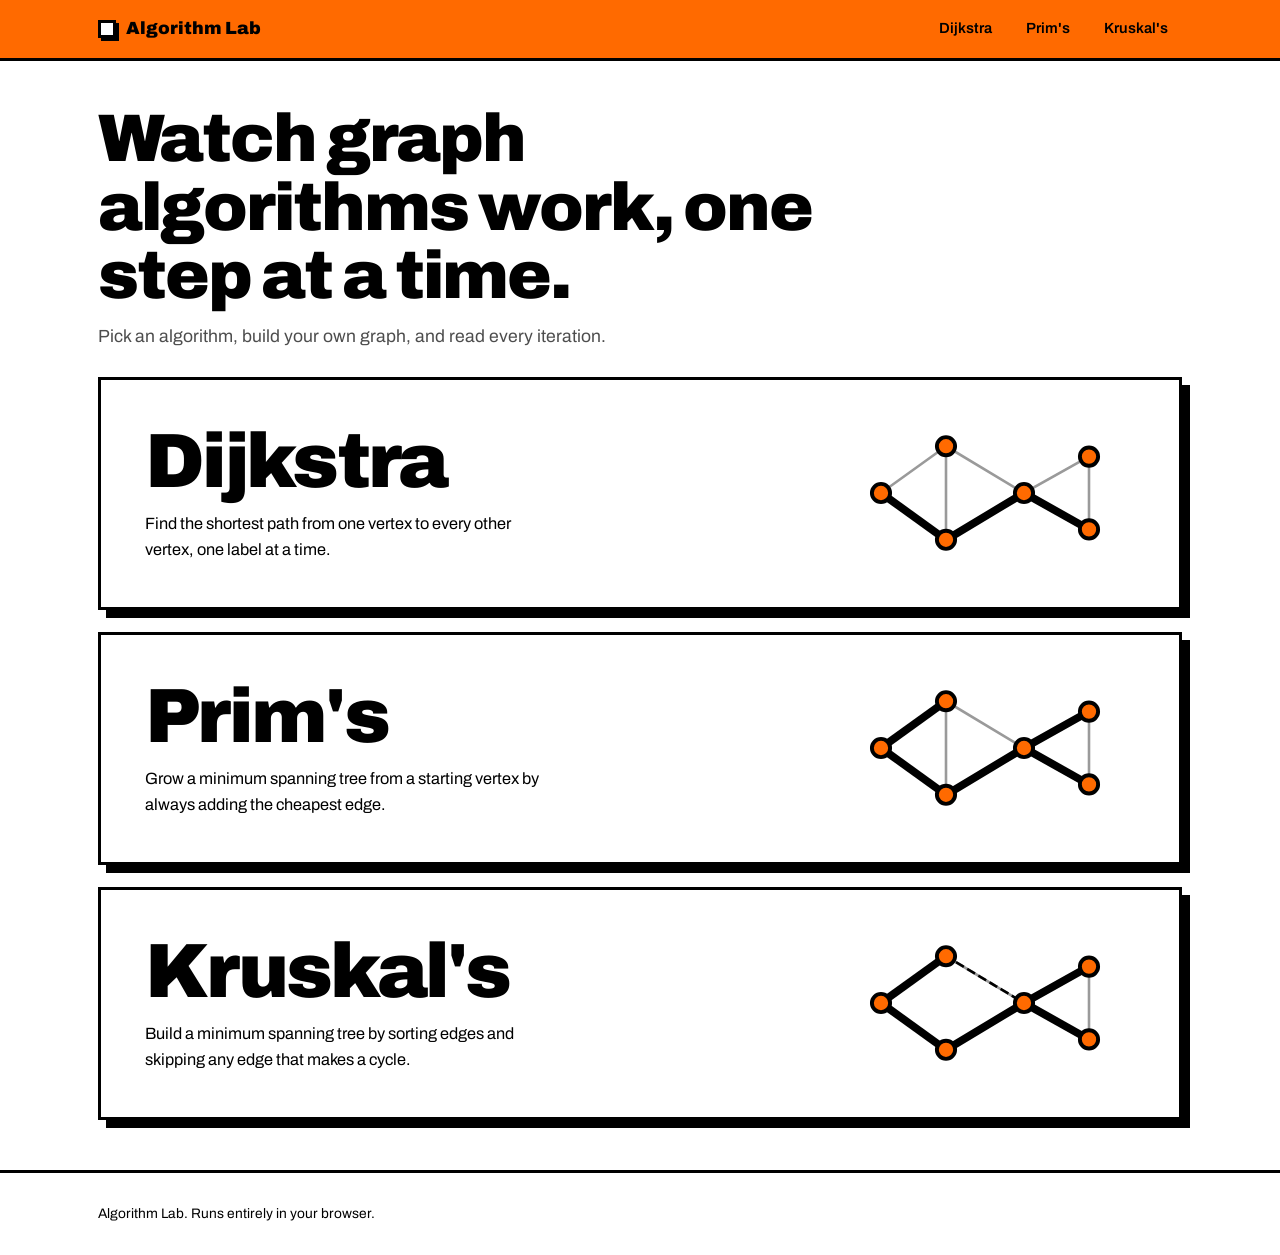
<file: index.html>
<!DOCTYPE html>
<html lang="en">
<head>
<meta charset="utf-8">
<meta name="viewport" content="width=device-width, initial-scale=1, viewport-fit=cover">
<meta name="description" content="Step-by-step visualizers for Dijkstra, Prim's and Kruskal's graph algorithms">
<meta name="theme-color" content="#ff6a00">
<title>Algorithm Lab</title>
<link rel="stylesheet" href="https://fonts.googleapis.com/css2?family=Archivo:wght@400;600;800;900&family=JetBrains+Mono:wght@400;600&display=swap">
<link rel="stylesheet" href="css/base.css">
<link rel="stylesheet" href="css/landing.css">
<script src="js/common.js"></script>
</head>
<body>
<header id="siteNav"></header>
<script>mountNav();</script>

<main class="wrap">
  <section class="intro">
    <h1>Watch graph algorithms work, one step at a time.</h1>
    <p>Pick an algorithm, build your own graph, and read every iteration.</p>
  </section>

  <!-- filled from ALGOS in js/common.js -->
  <nav class="tabs" id="tabs" aria-label="Choose an algorithm"></nav>
  <script>
    $('tabs').innerHTML = ALGOS.map(a =>
      `<a class="tab" href="${a.href}">
         <div><h2>${esc(a.name)}</h2><p>${esc(a.desc)}</p></div>
         ${a.art}
       </a>`).join('');
  </script>
</main>

<footer id="siteFooter"></footer>
<script>mountFooter();</script>
</body>
</html>
</file>
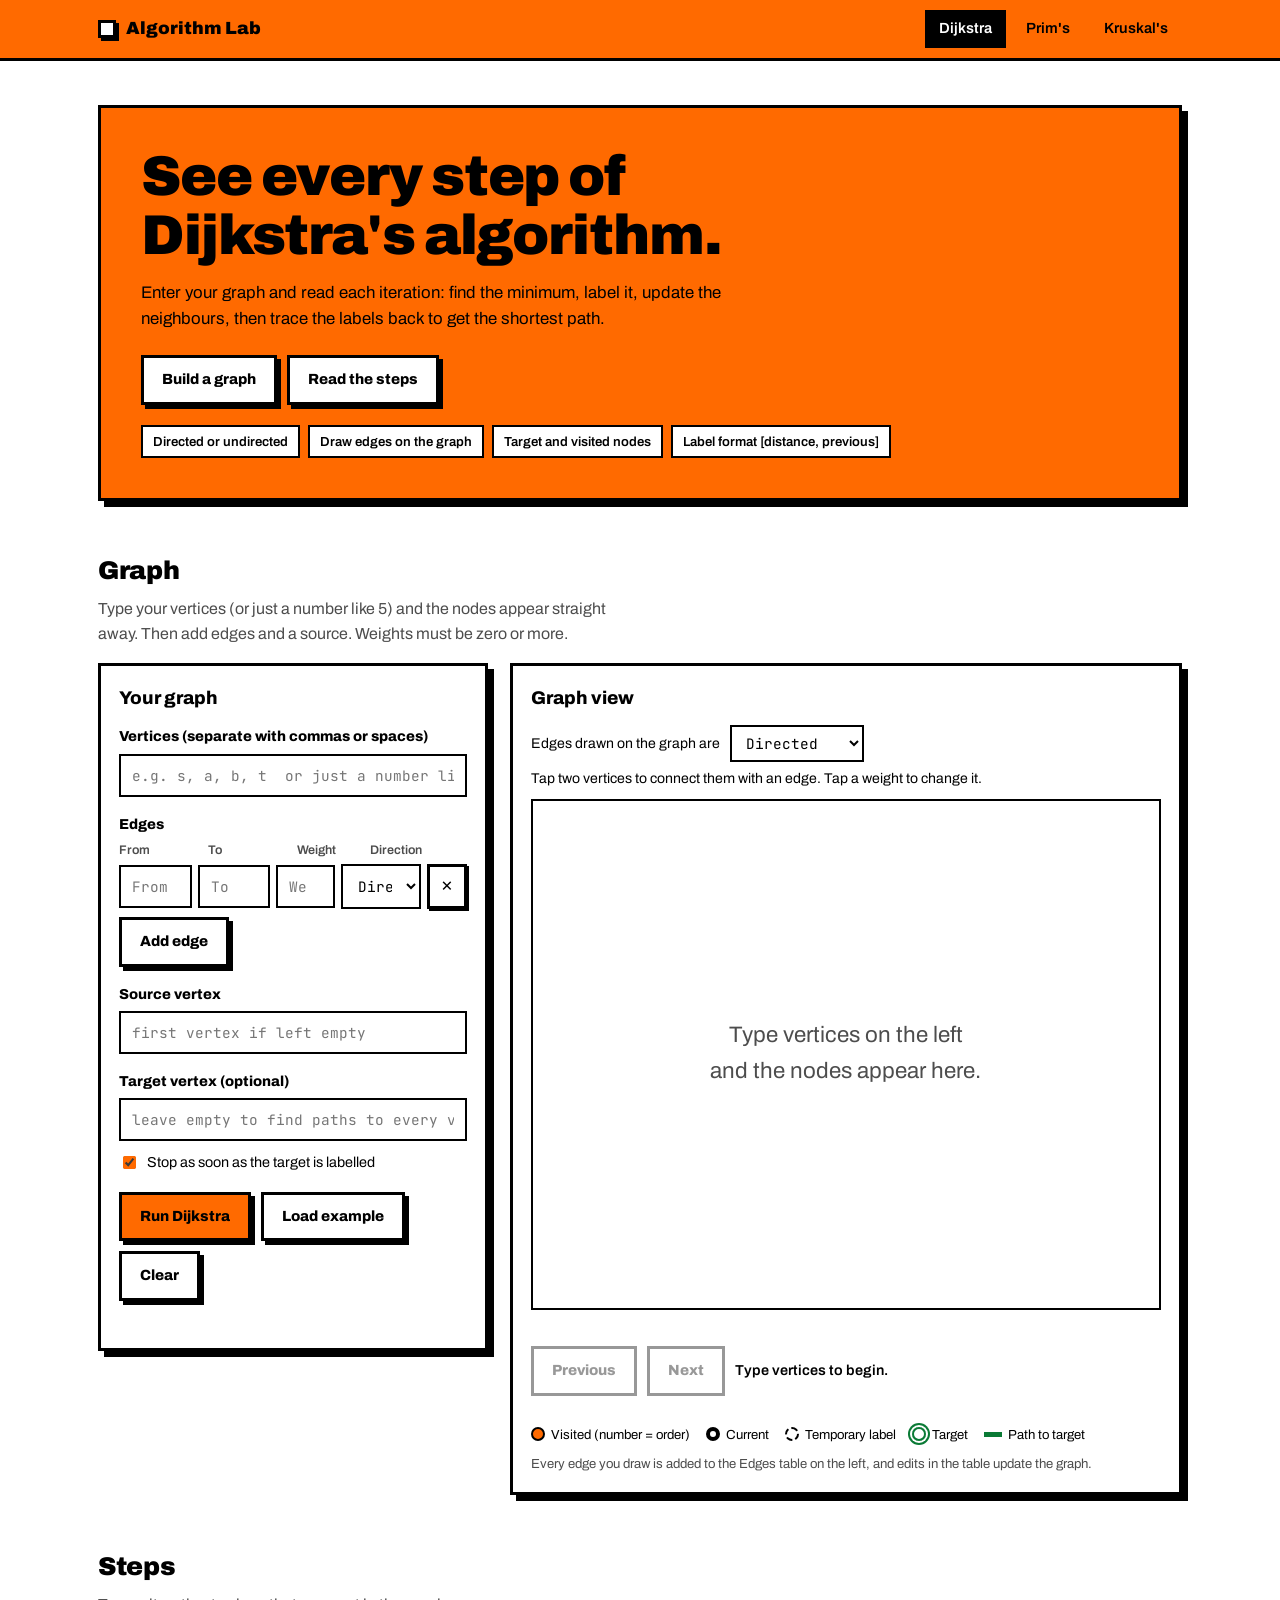
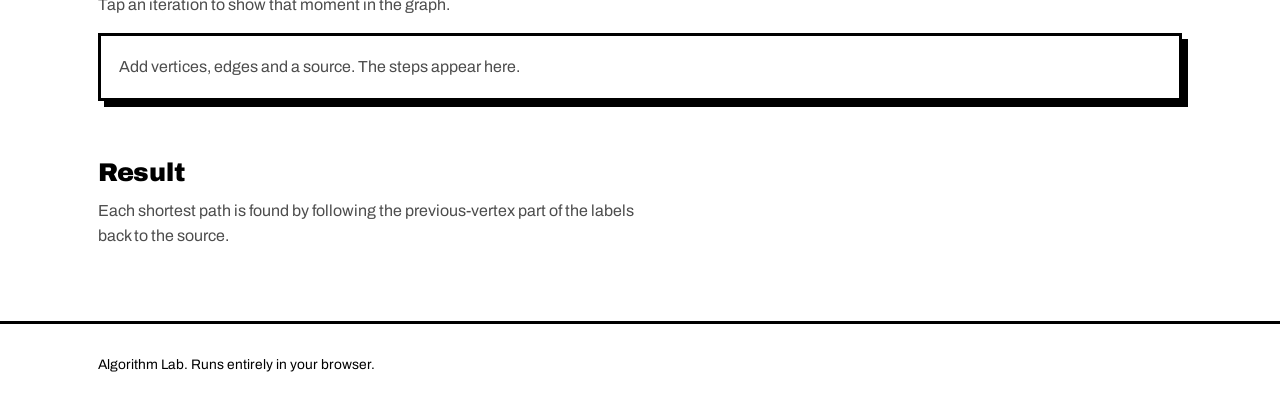
<file: dijkstra.html>
<!DOCTYPE html>
<html lang="en">
<head>
<meta charset="utf-8">
<meta name="viewport" content="width=device-width, initial-scale=1, viewport-fit=cover">
<meta name="description" content="Step-by-step Dijkstra shortest path visualizer">
<meta name="theme-color" content="#ff6a00">
<title>Dijkstra | Algorithm Lab</title>
<link rel="stylesheet" href="https://fonts.googleapis.com/css2?family=Archivo:wght@400;600;800;900&family=JetBrains+Mono:wght@400;600&display=swap">
<link rel="stylesheet" href="css/base.css">
<link rel="stylesheet" href="css/dijkstra.css">
<script src="js/common.js"></script>
</head>
<body>
<header id="siteNav"></header>
<script>mountNav('dijkstra');</script>

<main id="top" class="wrap">
  <section class="hero">
    <div class="hero-box">
      <h1>See every step of Dijkstra's algorithm.</h1>
      <p>Enter your graph and read each iteration: find the minimum, label it, update the neighbours, then trace the labels back to get the shortest path.</p>
      <div class="cta">
        <a class="btn" href="#graph">Build a graph</a>
        <a class="btn" href="#steps-sec">Read the steps</a>
      </div>
      <div class="pills"><span class="pill">Directed or undirected</span><span class="pill">Draw edges on the graph</span><span class="pill">Target and visited nodes</span><span class="pill">Label format [distance, previous]</span></div>
    </div>
  </section>

  <section class="blk" id="graph">
    <h2 class="sec-h">Graph</h2>
    <p class="sec-s">Type your vertices (or just a number like 5) and the nodes appear straight away. Then add edges and a source. Weights must be zero or more.</p>
    <div class="work">
      <div class="box card" id="inputCard" aria-label="Graph input">
        <h2>Your graph</h2>
        <label for="verts">Vertices (separate with commas or spaces)</label>
        <input id="verts" placeholder="e.g. s, a, b, t  or just a number like 5" autocomplete="off">
        <div style="margin:16px 0 4px"><label>Edges</label>
          <div class="row head"><span>From</span><span>To</span><span>Weight</span><span>Direction</span><span></span></div>
          <div id="edges"></div>
          <button id="addEdge" type="button">Add edge</button>
        </div>
        <label for="src" style="margin-top:16px">Source vertex</label>
        <input id="src" placeholder="first vertex if left empty" autocomplete="off">
        <label for="tgt" style="margin-top:16px">Target vertex (optional)</label>
        <input id="tgt" placeholder="leave empty to find paths to every vertex" autocomplete="off">
        <label class="chk"><input type="checkbox" id="stop" checked> Stop as soon as the target is labelled</label>
        <div class="bar">
          <button class="primary" id="run" type="button">Run Dijkstra</button>
          <button id="ex" type="button">Load example</button>
          <button id="clr" type="button">Clear</button>
        </div>
        <div class="err" id="err" role="alert"></div>
      </div>
      <div class="box card" aria-label="Graph view">
        <h2>Graph view</h2>
        <div class="mode"><label for="newdir">Edges drawn on the graph are</label><select id="newdir"><option value="D">Directed</option><option value="U">Undirected</option></select></div>
        <div class="ghint" id="ghint"></div>
        <div class="gwrap"><svg id="svg" viewBox="0 0 420 340" aria-label="Graph drawing"></svg><input id="gedit" hidden aria-label="Edit value"></div>
        <div class="gmsg" id="gmsg" role="alert"></div>
        <div class="gnav">
          <button id="prev" type="button" disabled>Previous</button>
          <button id="next" type="button" disabled>Next</button>
          <span id="stepLabel">Type vertices to begin.</span>
        </div>
        <div class="chips" id="chips"></div>
        <div class="legend"><span><i class="sw v"></i>Visited (number = order)</span><span><i class="sw c"></i>Current</span><span><i class="sw f"></i>Temporary label</span><span><i class="sw t"></i>Target</span><span><i class="sw p"></i>Path to target</span></div>
        <p class="legend2">Every edge you draw is added to the Edges table on the left, and edits in the table update the graph.</p>
      </div>
    </div>
  </section>

  <section class="blk" id="steps-sec">
    <h2 class="sec-h">Steps</h2>
    <p class="sec-s">Tap an iteration to show that moment in the graph.</p>
    <div id="steps"></div>
  </section>

  <section class="blk" id="result">
    <h2 class="sec-h">Result</h2>
    <p class="sec-s">Each shortest path is found by following the previous-vertex part of the labels back to the source.</p>
    <div id="final"></div>
  </section>
</main>

<footer id="siteFooter"></footer>

<script>mountFooter();</script>
<script src="js/dijkstra.js"></script>
</body>
</html>
</file>
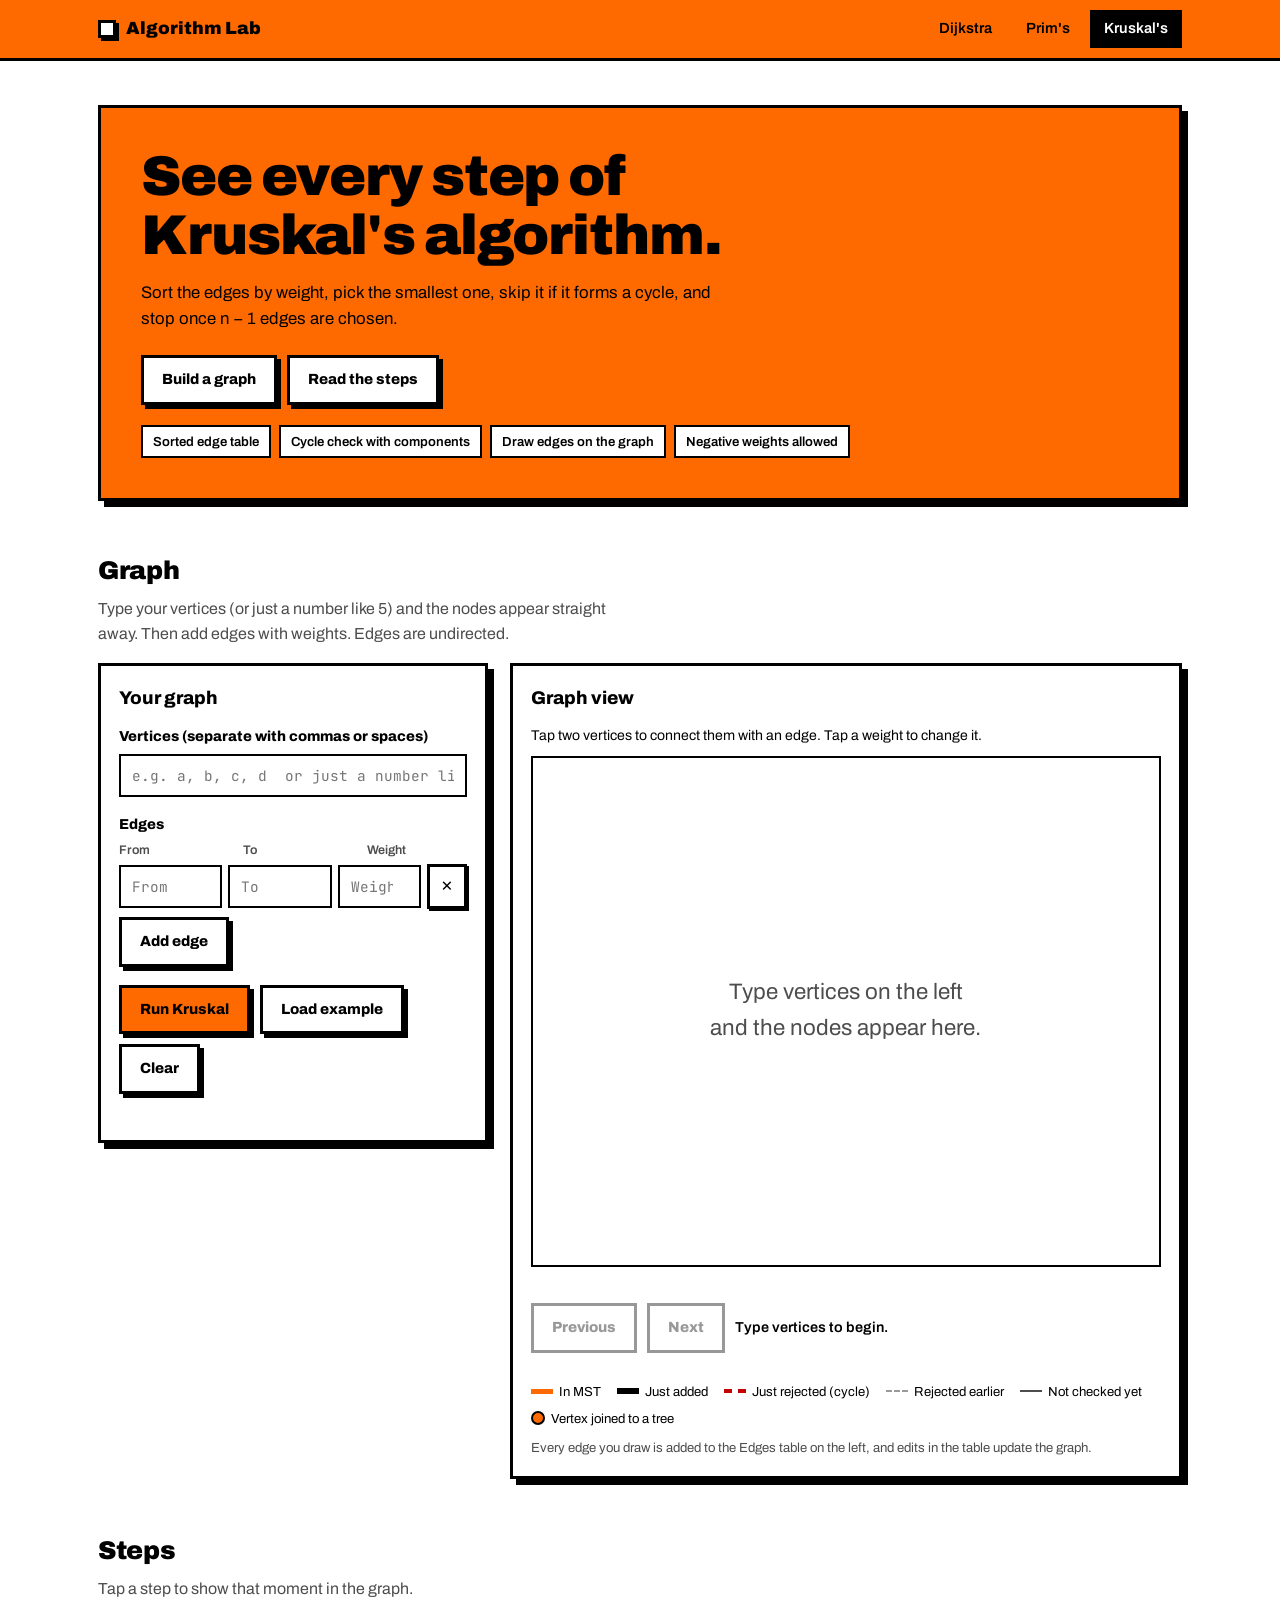
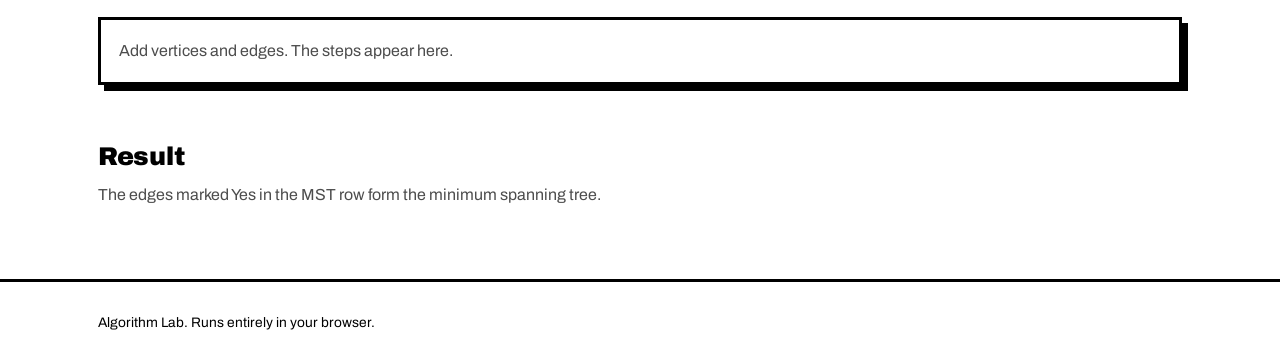
<file: kruskal.html>
<!DOCTYPE html>
<html lang="en">
<head>
<meta charset="utf-8">
<meta name="viewport" content="width=device-width, initial-scale=1, viewport-fit=cover">
<meta name="description" content="Step-by-step Kruskal minimum spanning tree visualizer">
<meta name="theme-color" content="#ff6a00">
<title>Kruskal's | Algorithm Lab</title>
<link rel="stylesheet" href="https://fonts.googleapis.com/css2?family=Archivo:wght@400;600;800;900&family=JetBrains+Mono:wght@400;600&display=swap">
<link rel="stylesheet" href="css/base.css">
<link rel="stylesheet" href="css/kruskal.css">
<script src="js/common.js"></script>
</head>
<body>
<header id="siteNav"></header>
<script>mountNav('kruskal');</script>

<main id="top" class="wrap">
  <section class="hero">
    <div class="hero-box">
      <h1>See every step of Kruskal's algorithm.</h1>
      <p>Sort the edges by weight, pick the smallest one, skip it if it forms a cycle, and stop once n − 1 edges are chosen.</p>
      <div class="cta">
        <a class="btn" href="#graph">Build a graph</a>
        <a class="btn" href="#steps-sec">Read the steps</a>
      </div>
      <div class="pills"><span class="pill">Sorted edge table</span><span class="pill">Cycle check with components</span><span class="pill">Draw edges on the graph</span><span class="pill">Negative weights allowed</span></div>
    </div>
  </section>

  <section class="blk" id="graph">
    <h2 class="sec-h">Graph</h2>
    <p class="sec-s">Type your vertices (or just a number like 5) and the nodes appear straight away. Then add edges with weights. Edges are undirected.</p>
    <div class="work">
      <div class="box card" id="inputCard" aria-label="Graph input">
        <h2>Your graph</h2>
        <label for="verts">Vertices (separate with commas or spaces)</label>
        <input id="verts" placeholder="e.g. a, b, c, d  or just a number like 5" autocomplete="off">
        <div style="margin:16px 0 4px"><label>Edges</label>
          <div class="row head k"><span>From</span><span>To</span><span>Weight</span><span></span></div>
          <div id="edges"></div>
          <button id="addEdge" type="button">Add edge</button>
        </div>
        <div class="bar">
          <button class="primary" id="run" type="button">Run Kruskal</button>
          <button id="ex" type="button">Load example</button>
          <button id="clr" type="button">Clear</button>
        </div>
        <div class="err" id="err" role="alert"></div>
      </div>
      <div class="box card" aria-label="Graph view">
        <h2>Graph view</h2>
        <div class="ghint" id="ghint"></div>
        <div class="gwrap"><svg id="svg" viewBox="0 0 420 340" aria-label="Graph drawing"></svg><input id="gedit" hidden aria-label="Edit value"></div>
        <div class="gmsg" id="gmsg" role="alert"></div>
        <div class="gnav">
          <button id="prev" type="button" disabled>Previous</button>
          <button id="next" type="button" disabled>Next</button>
          <span id="stepLabel">Type vertices to begin.</span>
        </div>
        <div class="chips" id="chips"></div>
        <div class="legend">
          <span><i class="lg o"></i>In MST</span>
          <span><i class="lg k"></i>Just added</span>
          <span><i class="lg r"></i>Just rejected (cycle)</span>
          <span><i class="lg g"></i>Rejected earlier</span>
          <span><i class="lg n"></i>Not checked yet</span>
          <span><i class="sw o"></i>Vertex joined to a tree</span>
        </div>
        <p class="legend2">Every edge you draw is added to the Edges table on the left, and edits in the table update the graph.</p>
      </div>
    </div>
  </section>

  <section class="blk" id="steps-sec">
    <h2 class="sec-h">Steps</h2>
    <p class="sec-s">Tap a step to show that moment in the graph.</p>
    <div id="steps"></div>
  </section>

  <section class="blk" id="result">
    <h2 class="sec-h">Result</h2>
    <p class="sec-s">The edges marked Yes in the MST row form the minimum spanning tree.</p>
    <div id="final"></div>
  </section>
</main>

<footer id="siteFooter"></footer>

<script>mountFooter();</script>
<script src="js/kruskal.js"></script>
</body>
</html>
</file>
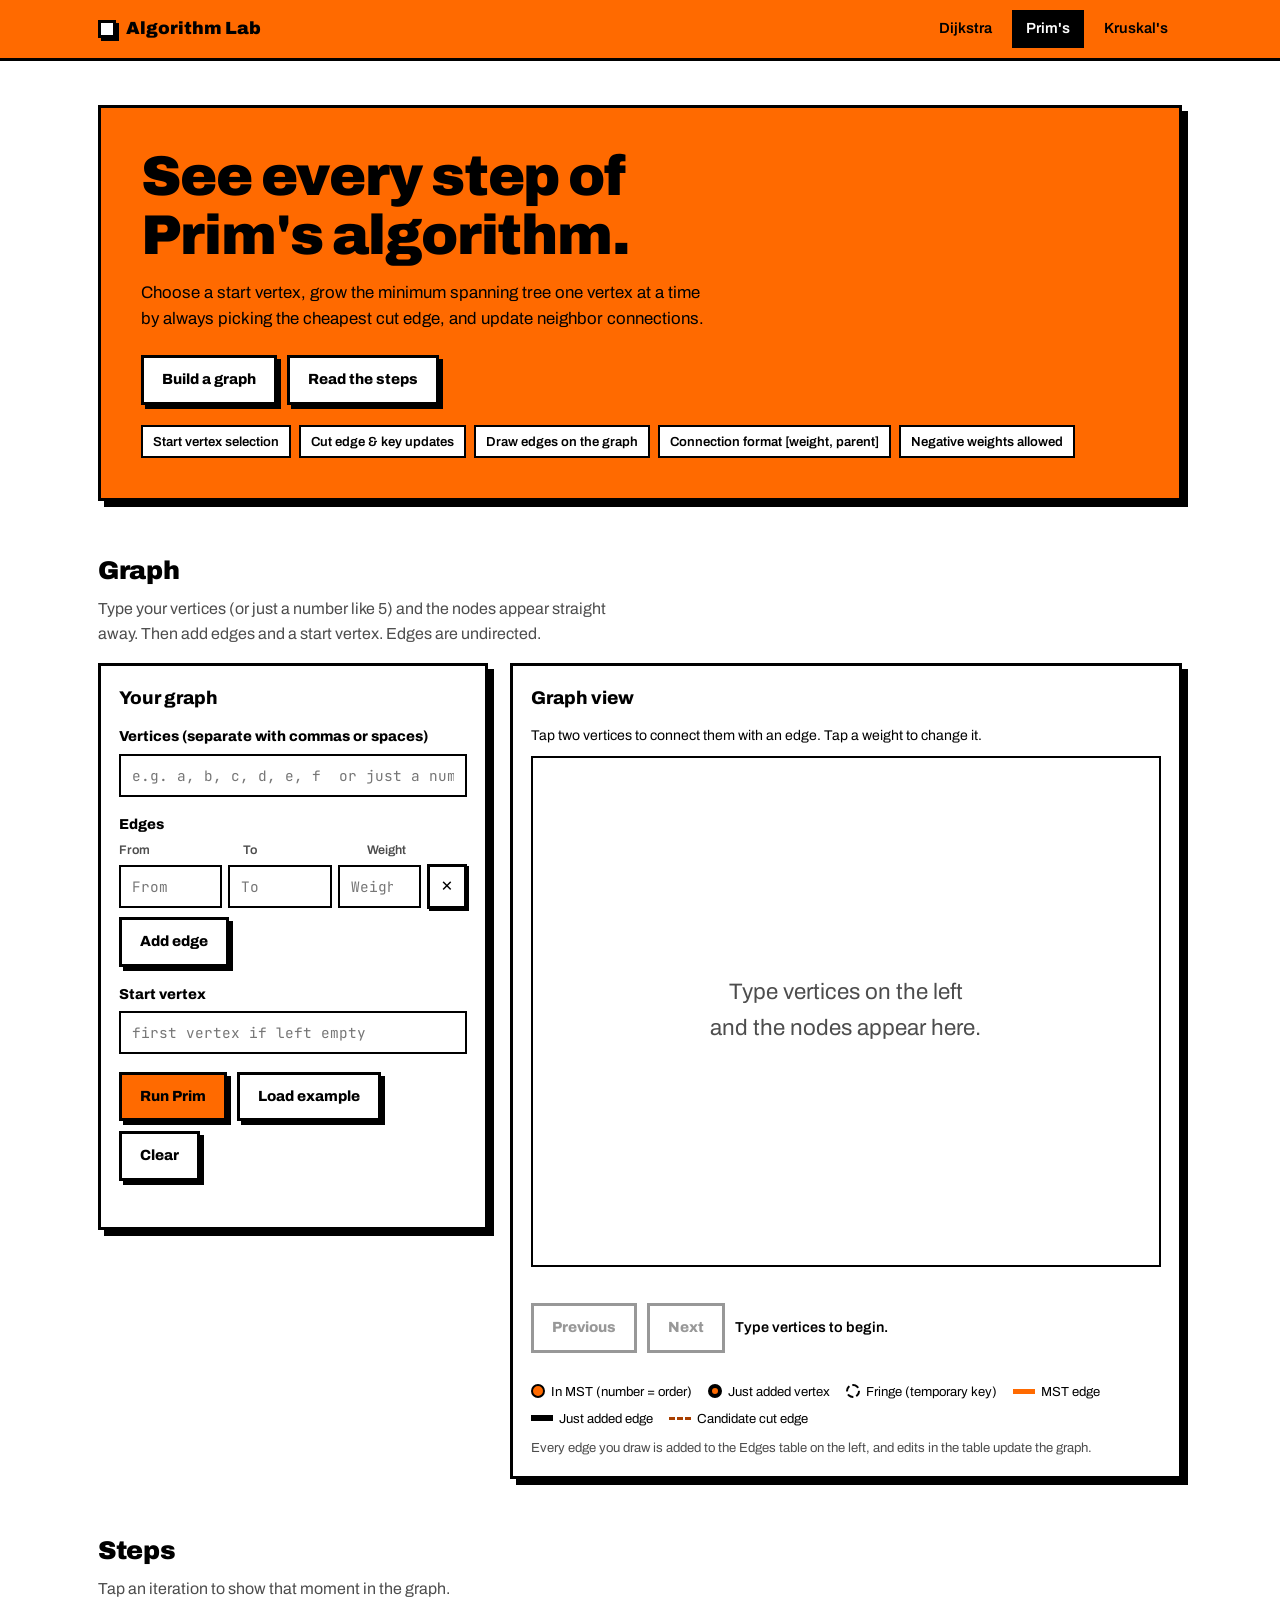
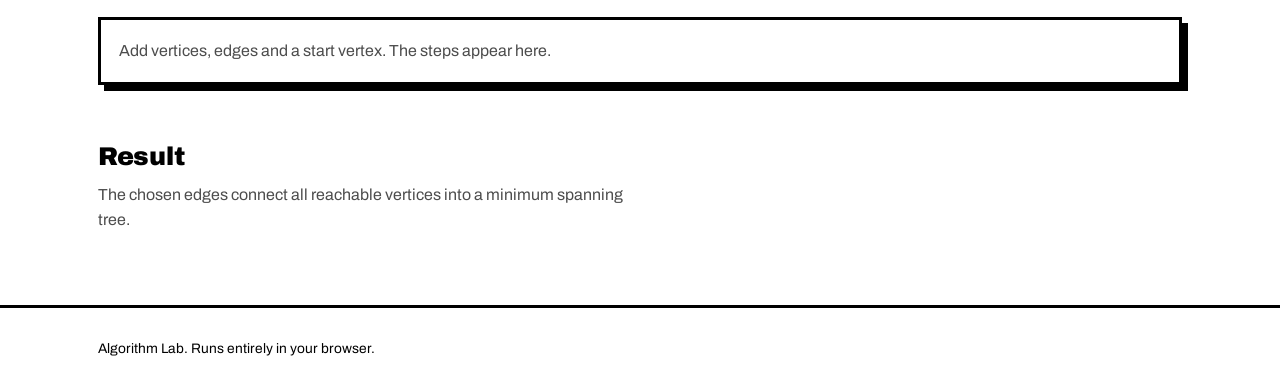
<file: prims.html>
<!DOCTYPE html>
<html lang="en">
<head>
<meta charset="utf-8">
<meta name="viewport" content="width=device-width, initial-scale=1, viewport-fit=cover">
<meta name="description" content="Step-by-step Prim minimum spanning tree visualizer">
<meta name="theme-color" content="#ff6a00">
<title>Prim's | Algorithm Lab</title>
<link rel="stylesheet" href="https://fonts.googleapis.com/css2?family=Archivo:wght@400;600;800;900&family=JetBrains+Mono:wght@400;600&display=swap">
<link rel="stylesheet" href="css/base.css">
<link rel="stylesheet" href="css/prims.css">
<script src="js/common.js"></script>
</head>
<body>
<header id="siteNav"></header>
<script>mountNav('prims');</script>

<main id="top" class="wrap">
  <section class="hero">
    <div class="hero-box">
      <h1>See every step of Prim's algorithm.</h1>
      <p>Choose a start vertex, grow the minimum spanning tree one vertex at a time by always picking the cheapest cut edge, and update neighbor connections.</p>
      <div class="cta">
        <a class="btn" href="#graph">Build a graph</a>
        <a class="btn" href="#steps-sec">Read the steps</a>
      </div>
      <div class="pills">
        <span class="pill">Start vertex selection</span>
        <span class="pill">Cut edge &amp; key updates</span>
        <span class="pill">Draw edges on the graph</span>
        <span class="pill">Connection format [weight, parent]</span>
        <span class="pill">Negative weights allowed</span>
      </div>
    </div>
  </section>

  <section class="blk" id="graph">
    <h2 class="sec-h">Graph</h2>
    <p class="sec-s">Type your vertices (or just a number like 5) and the nodes appear straight away. Then add edges and a start vertex. Edges are undirected.</p>
    <div class="work">
      <div class="box card" id="inputCard" aria-label="Graph input">
        <h2>Your graph</h2>
        <label for="verts">Vertices (separate with commas or spaces)</label>
        <input id="verts" placeholder="e.g. a, b, c, d, e, f  or just a number like 5" autocomplete="off">
        <div style="margin:16px 0 4px"><label>Edges</label>
          <div class="row head k"><span>From</span><span>To</span><span>Weight</span><span></span></div>
          <div id="edges"></div>
          <button id="addEdge" type="button">Add edge</button>
        </div>
        <label for="src" style="margin-top:16px">Start vertex</label>
        <input id="src" placeholder="first vertex if left empty" autocomplete="off">
        <div class="bar">
          <button class="primary" id="run" type="button">Run Prim</button>
          <button id="ex" type="button">Load example</button>
          <button id="clr" type="button">Clear</button>
        </div>
        <div class="err" id="err" role="alert"></div>
      </div>
      <div class="box card" aria-label="Graph view">
        <h2>Graph view</h2>
        <div class="ghint" id="ghint"></div>
        <div class="gwrap"><svg id="svg" viewBox="0 0 420 340" aria-label="Graph drawing"></svg><input id="gedit" hidden aria-label="Edit value"></div>
        <div class="gmsg" id="gmsg" role="alert"></div>
        <div class="gnav">
          <button id="prev" type="button" disabled>Previous</button>
          <button id="next" type="button" disabled>Next</button>
          <span id="stepLabel">Type vertices to begin.</span>
        </div>
        <div class="chips" id="chips"></div>
        <div class="legend">
          <span><i class="sw v"></i>In MST (number = order)</span>
          <span><i class="sw c"></i>Just added vertex</span>
          <span><i class="sw f"></i>Fringe (temporary key)</span>
          <span><i class="lg o"></i>MST edge</span>
          <span><i class="lg k"></i>Just added edge</span>
          <span><i class="lg cut"></i>Candidate cut edge</span>
        </div>
        <p class="legend2">Every edge you draw is added to the Edges table on the left, and edits in the table update the graph.</p>
      </div>
    </div>
  </section>

  <section class="blk" id="steps-sec">
    <h2 class="sec-h">Steps</h2>
    <p class="sec-s">Tap an iteration to show that moment in the graph.</p>
    <div id="steps"></div>
  </section>

  <section class="blk" id="result">
    <h2 class="sec-h">Result</h2>
    <p class="sec-s">The chosen edges connect all reachable vertices into a minimum spanning tree.</p>
    <div id="final"></div>
  </section>
</main>

<footer id="siteFooter"></footer>
<script>mountFooter();</script>              <!-- 3. footer only -->
<script src="js/prims.js"></script>
</body>
</html>
</file>
<file: css/base.css>
/* ============================================================
   base.css  (shared by every page)
   Orange + white, black text, square boxes with hard shadows.
   Change the look of the WHOLE site by editing the tokens below.
   ============================================================ */
:root{
  --bg:#fff; --panel:#fff; --ink:#000; --mute:#4d4d4d; --line:#d6d6d6;
  --o:#ff6a00;          /* main orange            */
  --o-dark:#a83f00;     /* orange safe for text   */
  --soft:#fff0e3;       /* light orange tint      */
  --ok:#0a7a35; --bad:#c40000;
  --bw:3px;             /* border width           */
  --sh:6px 6px 0 var(--ink);   /* hard shadow     */
  --edge:var(--ink);
  /* names the SVG graph drawing uses */
  --perm:var(--o); --cur:var(--ink);
  color-scheme:light;
}
*{box-sizing:border-box}
html{scroll-behavior:smooth;scroll-padding-top:84px}
body{margin:0;background:var(--bg);color:var(--ink);font:16px/1.6 "Archivo",system-ui,sans-serif;min-height:100vh;display:flex;flex-direction:column;overflow-x:hidden}
main{flex:1}
.wrap{max-width:1120px;margin:0 auto;padding:0 18px;width:100%}
.mono,input,select{font-family:"JetBrains Mono",ui-monospace,monospace}

/* ---------- boxes ---------- */
.box{background:var(--panel);border:var(--bw) solid var(--ink);box-shadow:var(--sh)}
.card{padding:18px}
.card h2{font-size:1.15rem;font-weight:800;margin:0 0 12px}

/* ---------- top bar ---------- */
.nav{position:sticky;top:0;z-index:20;padding-top:env(safe-area-inset-top,0px);background:var(--o);border-bottom:var(--bw) solid var(--ink)}
.nav .wrap{display:flex;align-items:center;justify-content:space-between;min-height:58px;gap:12px;flex-wrap:wrap}
.brand{font-weight:900;font-size:1.1rem;display:flex;align-items:center;gap:10px;color:var(--ink);text-decoration:none}
.mark{width:18px;height:18px;background:var(--bg);border:var(--bw) solid var(--ink);box-shadow:3px 3px 0 var(--ink)}
.links{display:flex;gap:6px;flex-wrap:wrap}
.links a{color:var(--ink);text-decoration:none;font-weight:600;font-size:.92rem;padding:5px 12px;border:2px solid transparent}
.links a:hover{border-color:var(--ink);background:var(--bg)}
.links a.on{background:var(--ink);color:var(--bg)}

/* ---------- page header (each algorithm page) ---------- */
.hero{padding:44px 0 24px}
.hero-box{background:var(--o);border:var(--bw) solid var(--ink);box-shadow:var(--sh);padding:clamp(20px,4vw,40px)}
.hero h1{font-size:clamp(2rem,6vw,3.5rem);line-height:1.05;font-weight:900;letter-spacing:-.02em;margin:0 0 14px;max-width:18ch}
.hero p{font-size:1.05rem;margin:0 0 22px;max-width:58ch}
.cta{display:flex;gap:10px;flex-wrap:wrap}
.pills{display:flex;gap:8px;flex-wrap:wrap;margin-top:20px}
.pill{font-size:.82rem;font-weight:600;padding:4px 10px;border:2px solid var(--ink);background:var(--bg)}

/* ---------- sections ---------- */
section.blk{padding:26px 0}
.sec-h{margin:0 0 4px;font-size:1.6rem;font-weight:900;letter-spacing:-.01em}
.sec-s{color:var(--mute);margin:0 0 16px;max-width:60ch}
.work{display:grid;grid-template-columns:minmax(0,390px) minmax(0,1fr);gap:22px;align-items:start}

/* ---------- forms ---------- */
label{display:block;font-weight:800;font-size:.9rem;margin:0 0 5px}
input,select{width:100%;padding:10px 11px;border:2px solid var(--ink);border-radius:0;background:var(--bg);color:var(--ink);font-size:.9rem;min-width:0}
input::placeholder{color:#767676}
input:focus,select:focus{background:var(--soft)}
input:focus-visible,select:focus-visible,button:focus-visible,a:focus-visible{outline:3px solid var(--ink);outline-offset:2px}
.row{display:grid;grid-template-columns:1fr 1fr .8fr 1.1fr auto;gap:6px;margin-bottom:8px;align-items:center}
.row.head{font-size:.78rem;font-weight:600;color:var(--mute);margin-bottom:3px}
.chk{display:flex;align-items:center;gap:8px;margin-top:10px;font-weight:400}
.chk input{width:auto;accent-color:var(--o)}
.err{color:var(--bad);font-weight:600;margin-top:10px;font-size:.9rem;min-height:1.3em}

/* ---------- buttons ---------- */
button,.btn{font:inherit;font-weight:800;font-size:.92rem;padding:10px 18px;border-radius:0;border:var(--bw) solid var(--ink);background:var(--bg);color:var(--ink);cursor:pointer;text-decoration:none;display:inline-block;box-shadow:4px 4px 0 var(--ink);transition:transform .1s,box-shadow .1s,background .1s}
button:hover:not(:disabled),.btn:hover{background:var(--soft);transform:translate(-2px,-2px);box-shadow:6px 6px 0 var(--ink)}
button:active:not(:disabled),.btn:active{transform:translate(3px,3px);box-shadow:1px 1px 0 var(--ink)}
.primary{background:var(--o)}
.primary:hover:not(:disabled){background:#ff8a33}
button:disabled{opacity:.4;cursor:default;box-shadow:none}
.x{padding:8px 11px;box-shadow:2px 2px 0 var(--ink)}
.bar{display:flex;gap:10px;flex-wrap:wrap;margin-top:18px}

/* ---------- graph drawing area ---------- */
svg{width:100%;height:auto;display:block}
.gwrap{position:relative;border:2px solid var(--ink);background:var(--bg)}
#gedit{position:absolute;transform:translate(-50%,-50%);z-index:5;text-align:center;padding:7px 8px;border:3px solid var(--ink);background:var(--soft);color:var(--ink);font-size:.95rem}
[hidden]{display:none!important}
.ew,.vn{cursor:pointer}
.ew:hover rect{stroke:var(--o);stroke-width:3}
.vn:hover circle{stroke:var(--ink)}
.ew:focus-visible,.vn:focus-visible{outline:3px solid var(--ink);outline-offset:2px}
.mode{display:flex;align-items:center;gap:10px;flex-wrap:wrap;margin-bottom:6px}
.mode label{margin:0;font-weight:400;font-size:.88rem}
.mode select{width:auto;padding:6px 10px}
.ghint{font-size:.88rem;margin:0 0 8px;min-height:1.4em}
.gmsg{color:var(--bad);font-weight:600;font-size:.88rem;min-height:1.3em;margin-top:6px}
.gnav{display:flex;gap:10px;align-items:center;margin-top:12px;flex-wrap:wrap}
.gnav span{font-size:.9rem;font-weight:600}

/* ---------- step-by-step cards ---------- */
.it{margin-top:16px;padding:18px;cursor:pointer;transition:background .15s,box-shadow .15s}
.it h3{margin:0 0 10px;font-size:1.1rem;font-weight:800}
.it.on{background:var(--soft);box-shadow:8px 8px 0 var(--o),8px 8px 0 3px var(--ink)}
.st{margin:12px 0 0}
.st b{display:block;font-size:.94rem;margin-bottom:4px}
.st div{font-family:"JetBrains Mono",monospace;font-size:.82rem;padding:2px 0 2px 12px;margin-top:5px;border-left:4px solid var(--o);white-space:normal;overflow-wrap:anywhere;word-break:break-word}
.p{color:var(--o-dark);font-weight:700}
.t{color:var(--ink);font-weight:700;text-decoration:underline;text-decoration-color:var(--o);text-decoration-thickness:2px}
.snap{margin-top:14px;padding:10px 12px;background:var(--bg);border:2px solid var(--ink);font-family:"JetBrains Mono",monospace;font-size:.8rem;white-space:normal;overflow-wrap:anywhere;line-height:1.8}
.path{font-family:"JetBrains Mono",monospace;font-size:.84rem;margin-top:6px;overflow-wrap:anywhere}
.path.ok{color:var(--ok);font-weight:700}
.ok{color:var(--ok);font-weight:700}

/* ---------- result table ---------- */
.final table{width:100%;border-collapse:collapse;font-size:.9rem}
.final td,.final th{text-align:left;padding:10px 8px;border-bottom:2px solid var(--line);vertical-align:top}
.final th{font-weight:800;font-size:.82rem;border-bottom:3px solid var(--ink)}
.final td.mono{font-size:.84rem}
.final tr.tgt td{background:var(--soft)}
.tsum{padding:12px 14px;border:3px solid var(--ok);background:var(--bg);margin-bottom:12px;overflow-wrap:anywhere}
.tsum.bad{border-color:var(--bad)}
.none{color:var(--mute);font-size:.8rem}

/* ---------- "coming soon" panel used by prims.html / kruskal.html ---------- */
.todo{padding:22px;border:3px dashed var(--ink);background:var(--soft)}
.todo h3{margin:0 0 6px;font-size:1.1rem;font-weight:800}
.todo p{margin:0;max-width:60ch}

footer{padding:30px 0 calc(30px + env(safe-area-inset-bottom,0px));font-size:.86rem;border-top:var(--bw) solid var(--ink);margin-top:30px;background:var(--bg)}

/* ---------- tablet and phone ---------- */
@media(max-width:860px){.work{grid-template-columns:1fr}.hero{padding-top:30px}}
@media(max-width:600px){
  .wrap{padding:0 14px}
  .links{width:100%}
  .links a{flex:1 1 auto;text-align:center;padding:6px 8px;font-size:.85rem;border-color:var(--ink);background:var(--bg)}
  .links a.on{background:var(--ink)}
  .card,.it{padding:14px}
  .row.head{display:none}
  .row{grid-template-columns:1fr 1fr;padding:10px;border:2px solid var(--ink);background:var(--soft)}
  .row .x{grid-column:1/-1;justify-self:end}
  .cta .btn,.bar button{flex:1 1 auto;text-align:center}
  .final table,.final tbody,.final tr,.final td{display:block;width:100%}
  .final tr:first-child{display:none}
  .final tr{padding:12px 0;border-bottom:2px solid var(--line)}
  .final td{border:0;padding:3px 0}
  .final td::before{content:attr(data-l);display:block;color:var(--mute);font-size:.75rem;font-family:"Archivo",sans-serif}
}
@media(prefers-reduced-motion:reduce){*{transition:none!important;scroll-behavior:auto!important}}
</file>
<file: css/landing.css>
/* landing.css  (index.html only) */
.intro{padding:44px 0 26px}
.intro h1{font-size:clamp(2.2rem,7vw,4.2rem);line-height:1.02;font-weight:900;letter-spacing:-.03em;margin:0 0 12px;max-width:16ch}
.intro p{font-size:1.1rem;color:var(--mute);margin:0;max-width:52ch}

.tabs{display:grid;gap:22px;padding-bottom:20px}
.tab{display:grid;grid-template-columns:1fr minmax(160px,300px);align-items:center;gap:clamp(16px,4vw,48px);
  min-height:clamp(150px,24vh,230px);padding:clamp(22px,4vw,44px);
  background:var(--bg);color:var(--ink);text-decoration:none;
  border:var(--bw) solid var(--ink);box-shadow:8px 8px 0 var(--ink);
  transition:transform .12s,box-shadow .12s,background .12s}
.tab:hover,.tab:focus-visible{background:var(--o);transform:translate(-4px,-4px);box-shadow:12px 12px 0 var(--ink)}
.tab:active{transform:translate(4px,4px);box-shadow:2px 2px 0 var(--ink)}
.tab h2{font-size:clamp(2.2rem,7.5vw,4.8rem);line-height:1;font-weight:900;letter-spacing:-.035em;margin:0 0 10px}
.tab p{margin:0;max-width:44ch;font-size:1.02rem}

/* mini graph on each tab */
.tab svg{width:100%;max-height:130px}
.tab svg line{stroke-linecap:square}
.tab svg .thin{stroke:#9a9a9a;stroke-width:2}
.tab svg .dash{stroke:var(--ink);stroke-width:2;stroke-dasharray:5 5}
.tab svg .thick{stroke:var(--ink);stroke-width:6}
.tab svg circle{fill:var(--o);stroke:var(--ink);stroke-width:3}
.tab:hover svg circle,.tab:focus-visible svg circle{fill:var(--bg)}
.tab:hover svg .thin,.tab:focus-visible svg .thin{stroke:var(--ink)}

@media(max-width:700px){
  .tab{grid-template-columns:1fr;box-shadow:6px 6px 0 var(--ink)}
  .tab svg{max-height:90px;max-width:220px}
}
</file>
<file: css/dijkstra.css>
/* dijkstra.css  (only what is specific to the Dijkstra page) */
.legend{display:flex;flex-wrap:wrap;gap:6px 16px;font-size:.82rem;margin:14px 0 0}
.legend span{display:inline-flex;align-items:center;gap:6px}
.legend2{color:var(--mute);font-size:.82rem;margin:8px 0 0}
.sw{width:14px;height:14px;border-radius:50%;display:inline-block;border:2px solid var(--ink)}
.sw.v{background:var(--o)}
.sw.c{border-width:4px}
.sw.f{border:2px dashed var(--ink)}
.sw.t{border-color:var(--ok);box-shadow:0 0 0 2px var(--bg),0 0 0 4px var(--ok)}
.sw.p{border:0;border-radius:0;height:5px;width:18px;background:var(--ok)}

.chips{margin-top:14px;display:grid;gap:8px}
.crow{display:flex;flex-wrap:wrap;gap:6px;align-items:center}
.cl{font-weight:600;font-size:.8rem;min-width:10em}
.chip{font-family:"JetBrains Mono",monospace;font-size:.8rem;padding:2px 9px;border:2px solid var(--ink);background:var(--bg);display:inline-flex;gap:6px;align-items:center}
.chip i{font-style:normal;background:var(--ink);color:var(--bg);width:16px;height:16px;display:inline-grid;place-items:center;font-size:.68rem;font-weight:700}
.chip em{font-style:normal;color:var(--mute)}
.chip.v{background:var(--o)}
.chip.v em{color:var(--ink)}
.chip.f{border-style:dashed}
.chip.u{border-color:var(--line);color:var(--mute)}
.chip.t{border-color:var(--ok);color:var(--ok);font-weight:700}

@media(max-width:600px){.cl{min-width:100%}}
</file>
<file: css/kruskal.css>
/* kruskal.css  (only what is specific to the Kruskal page) */

/* edge input rows: From | To | Weight | remove  (no direction column) */
.row.k{grid-template-columns:1fr 1fr .8fr auto}
@media(max-width:600px){
  .row.k{grid-template-columns:1fr 1fr}
  .row.k input:nth-of-type(3){grid-column:1/-1}
}

/* ---------- the sorted edge table: Edge / Weight / MST ---------- */
.tabwrap{margin-top:14px;overflow-x:auto;border:2px solid var(--ink);background:var(--bg)}
.etab{border-collapse:collapse;min-width:100%;font-family:"JetBrains Mono",monospace;font-size:.85rem}
.etab th,.etab td{border:2px solid var(--ink);padding:7px 12px;text-align:center;white-space:nowrap}
.etab th.rh{position:sticky;left:0;z-index:1;background:var(--soft);text-align:left;font-family:"Archivo",sans-serif;font-weight:800}
.etab td.yes{color:var(--ok);font-weight:800}
.etab td.no{color:var(--bad);font-weight:800}
.etab td.pend{color:var(--mute)}
.etab td.cur{background:var(--o);color:var(--ink)}
.tnote{font-size:.82rem;color:var(--mute);margin:8px 0 0}

/* ---------- legend ---------- */
.legend{display:flex;flex-wrap:wrap;gap:6px 16px;font-size:.82rem;margin:14px 0 0}
.legend span{display:inline-flex;align-items:center;gap:6px}
.legend2{color:var(--mute);font-size:.82rem;margin:8px 0 0}
.lg{display:inline-block;width:22px;height:0;border-top:4px solid var(--ink)}
.lg.o{border-color:var(--o);border-top-width:5px}
.lg.k{border-color:var(--ink);border-top-width:6px}
.lg.r{border-color:var(--bad);border-top-style:dashed}
.lg.g{border-color:#9a9a9a;border-top-width:2px;border-top-style:dashed}
.lg.n{border-color:var(--mute);border-top-width:2px}
.sw{width:14px;height:14px;border-radius:50%;display:inline-block;border:2px solid var(--ink)}
.sw.o{background:var(--o)}

/* ---------- chips under the graph ---------- */
.chips{margin-top:14px;display:grid;gap:8px}
.crow{display:flex;flex-wrap:wrap;gap:6px;align-items:center}
.cl{font-weight:600;font-size:.8rem;min-width:9em}
.chip{font-family:"JetBrains Mono",monospace;font-size:.8rem;padding:2px 9px;border:2px solid var(--ink);background:var(--bg);display:inline-flex;gap:6px;align-items:center}
.chip i{font-style:normal;background:var(--ink);color:var(--bg);width:16px;height:16px;display:inline-grid;place-items:center;font-size:.68rem;font-weight:700}
.chip em{font-style:normal}
.chip.v{background:var(--o)}
@media(max-width:600px){.cl{min-width:100%}}

.no{color:var(--bad);font-weight:700}
</file>
<file: css/prims.css>
/* prims.css  (only what is specific to the Prim's page) */

/* edge input rows: From | To | Weight | remove (undirected edges for MST) */
.row.k{grid-template-columns:1fr 1fr .8fr auto}
@media(max-width:600px){
  .row.k{grid-template-columns:1fr 1fr}
  .row.k input:nth-of-type(3){grid-column:1/-1}
}

/* ---------- legend ---------- */
.legend{display:flex;flex-wrap:wrap;gap:6px 16px;font-size:.82rem;margin:14px 0 0}
.legend span{display:inline-flex;align-items:center;gap:6px}
.legend2{color:var(--mute);font-size:.82rem;margin:8px 0 0}
.sw{width:14px;height:14px;border-radius:50%;display:inline-block;border:2px solid var(--ink)}
.sw.v{background:var(--o)}
.sw.c{background:var(--o);border-width:4px}
.sw.f{border:2px dashed var(--ink);background:var(--bg)}
.sw.u{border-color:var(--line);background:var(--bg)}

.lg{display:inline-block;width:22px;height:0;border-top:4px solid var(--ink)}
.lg.o{border-color:var(--o);border-top-width:5px}
.lg.k{border-color:var(--ink);border-top-width:6px}
.lg.cut{border-color:var(--o-dark);border-top-width:3px;border-top-style:dashed}
.lg.n{border-color:var(--mute);border-top-width:1.5px}

/* ---------- chips under the graph ---------- */
.chips{margin-top:14px;display:grid;gap:8px}
.crow{display:flex;flex-wrap:wrap;gap:6px;align-items:center}
.cl{font-weight:600;font-size:.8rem;min-width:11em}
.chip{font-family:"JetBrains Mono",monospace;font-size:.8rem;padding:2px 9px;border:2px solid var(--ink);background:var(--bg);display:inline-flex;gap:6px;align-items:center}
.chip i{font-style:normal;background:var(--ink);color:var(--bg);width:16px;height:16px;display:inline-grid;place-items:center;font-size:.68rem;font-weight:700}
.chip em{font-style:normal;color:var(--mute)}
.chip.v{background:var(--o)}
.chip.v em{color:var(--ink)}
.chip.f{border-style:dashed}
.chip.u{border-color:var(--line);color:var(--mute)}

@media(max-width:600px){.cl{min-width:100%}}

/* ---------- vertex key / status table across iterations ---------- */
.tabwrap{margin-top:14px;overflow-x:auto;border:2px solid var(--ink);background:var(--bg)}
.etab{border-collapse:collapse;min-width:100%;font-family:"JetBrains Mono",monospace;font-size:.85rem}
.etab th,.etab td{border:2px solid var(--ink);padding:7px 12px;text-align:center;white-space:nowrap}
.etab th.rh{position:sticky;left:0;z-index:1;background:var(--soft);text-align:left;font-family:"Archivo",sans-serif;font-weight:800}
.etab td.yes{color:var(--ok);font-weight:800}
.etab td.no{color:var(--bad);font-weight:800}
.etab td.pend{color:var(--mute)}
.etab td.cur{background:var(--o);color:var(--ink);font-weight:800}
.etab td.fringe{background:var(--soft);color:var(--ink);font-weight:700}
.tnote{font-size:.82rem;color:var(--mute);margin:8px 0 0}
</file>
